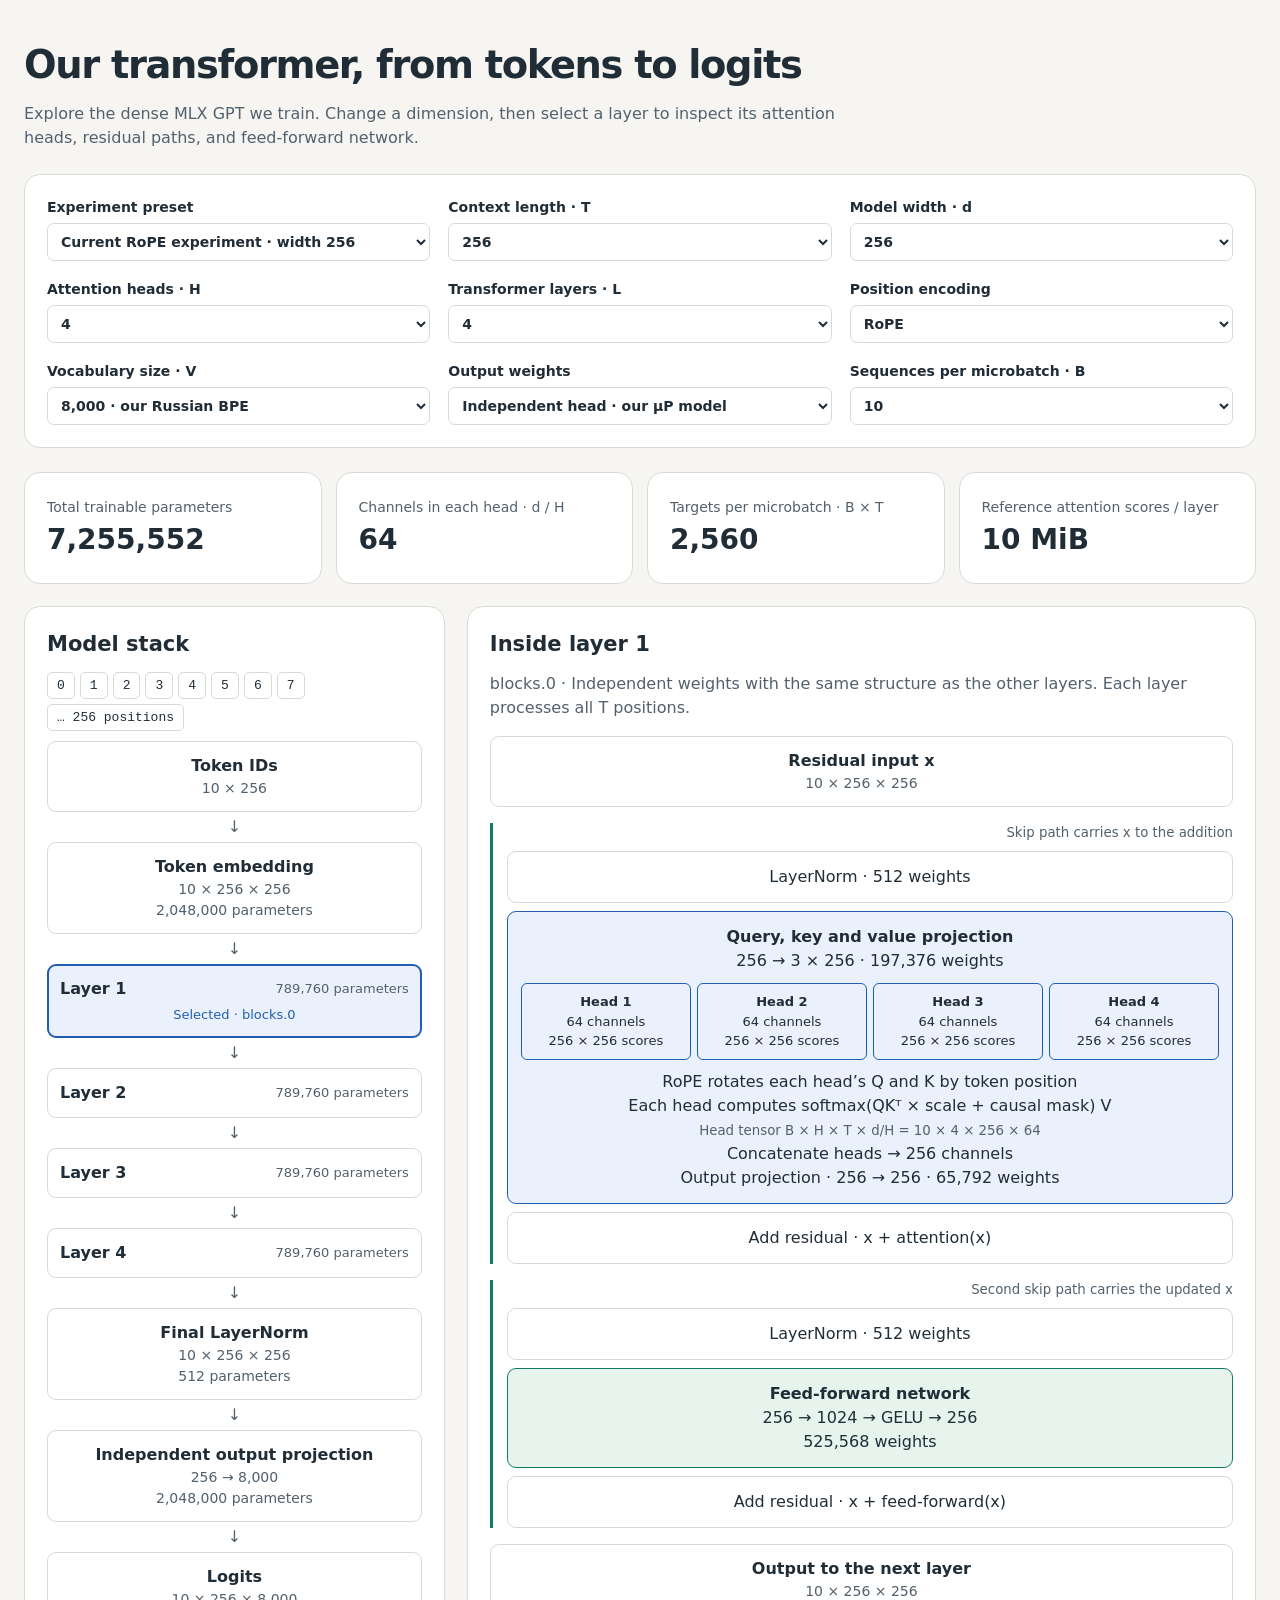
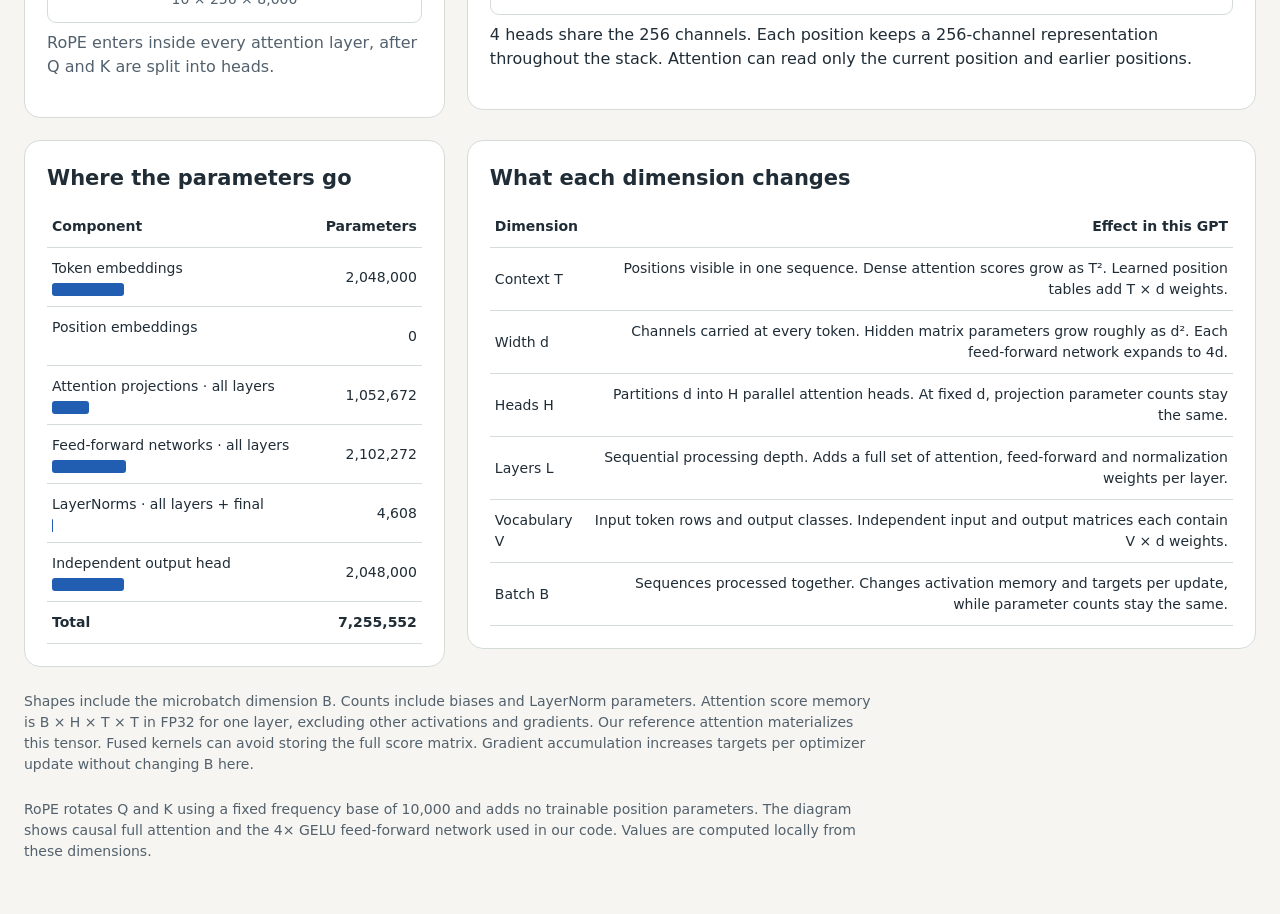
<file: notebooks/transformer-explorer.html>
<!doctype html>
<html lang="en">
<meta charset="utf-8">
<meta name="viewport" content="width=device-width, initial-scale=1">
<title>Our transformer, from tokens to logits</title>
<style>
  :root { color-scheme: light dark; --bg:#f6f5f1; --panel:#fff; --ink:#202d37; --muted:#52616d; --line:#d5dcd8; --blue:#215eb2; --tint:#eaf1fc; --green:#137b64; --greenbg:#e6f4ed; }
  @media(prefers-color-scheme:dark) { :root { --bg:#151b20; --panel:#20282f; --ink:#e8edf0; --muted:#b2bfc8; --line:#46535d; --blue:#99c1ff; --tint:#263c57; --green:#8be0c2; --greenbg:#203e36; } }
  * { box-sizing:border-box }
  body { margin:0; background:var(--bg); color:var(--ink); font:16px/1.5 system-ui,sans-serif }
  main { max-width:1380px; margin:auto; padding:36px 24px }
  h1 { font-size:clamp(26px,3vw,40px); letter-spacing:-.035em; margin:0 0 8px }
  h2 { font-size:21px; margin:0 0 12px } h3 { font-size:17px; margin:0 0 8px }
  p { margin:8px 0 16px; max-width:850px }
  .muted, small { color:var(--muted) }
  .panel { background:var(--panel); border:1px solid var(--line); border-radius:16px; padding:22px }
  .controls { display:grid; grid-template-columns:repeat(3,1fr); gap:18px; margin:24px 0 }
  label { display:block; font-size:14px; font-weight:600 }
  select { width:100%; padding:9px; margin-top:5px; border:1px solid var(--line); border-radius:7px; background:var(--panel); color:var(--ink); font:inherit }
  button { font:inherit; color:inherit; cursor:pointer }
  :focus-visible { outline:3px solid var(--blue); outline-offset:3px }
  .metrics { display:grid; grid-template-columns:repeat(4,1fr); gap:14px; margin-bottom:22px }
  .metric strong { display:block; font-size:28px; font-variant-numeric:tabular-nums }
  .metric span { color:var(--muted); font-size:14px }
  .columns { display:grid; grid-template-columns:minmax(260px,.8fr) minmax(480px,1.5fr); gap:22px; align-items:start }
  .flow { display:flex; flex-direction:column; align-items:stretch; gap:7px }
  .arrow { text-align:center; color:var(--muted); line-height:1 }
  .stage,.layer { padding:12px; border:1px solid var(--line); border-radius:9px; text-align:center; background:var(--panel) }
  .stage strong,.stage span { display:block }
  .stage span { color:var(--muted); font-size:14px }
  .layer[aria-pressed=true] { border:2px solid var(--blue); background:var(--tint); padding:11px }
  .stage[aria-pressed=true] { border:2px solid var(--blue); background:var(--tint); padding:11px }
  .selection { color:var(--blue); font-size:13px; display:block; margin-top:4px }
  .row { display:flex; gap:8px; justify-content:space-between; align-items:center }
  .layer small { font-size:13px }
  .op { padding:13px; border-radius:9px; border:1px solid var(--line); margin:8px 0; text-align:center }
  .attention { border-color:var(--blue); background:var(--tint) }
  .mlp { border-color:var(--green); background:var(--greenbg) }
  .heads { display:grid; gap:6px; margin:10px 0 }
  .head { border:1px solid var(--blue); border-radius:6px; padding:8px 3px; font-size:13px }
  .head span { display:block }
  .residual { border-left:3px solid var(--green); padding-left:14px; margin:16px 0 }
  .residual > small { display:block; text-align:right }
  .tokens { display:flex; gap:5px; margin:10px 0; flex-wrap:wrap }
  .token { border:1px solid var(--line); border-radius:5px; padding:5px 9px; font:13px ui-monospace,monospace }
  .detail { margin-top:22px }
  table { width:100%; border-collapse:collapse; font-size:14px }
  th,td { padding:10px 5px; border-bottom:1px solid var(--line); text-align:left }
  th:last-child,td:last-child { text-align:right; font-variant-numeric:tabular-nums }
  .bar { height:13px; border-radius:3px; background:var(--blue); margin-top:4px; min-width:0 }
  .legend { display:flex; flex-wrap:wrap; gap:16px; font-size:14px; margin:16px 0 }
  code { font-family:ui-monospace,monospace; font-size:.9em }
  .footer { font-size:14px; margin-top:24px; color:var(--muted) }
  @media(max-width:850px) { .columns { grid-template-columns:1fr } .controls { grid-template-columns:repeat(2,1fr) } .metrics { grid-template-columns:repeat(2,1fr) } main { padding:22px 14px } }
</style>
<main>
  <h1>Our transformer, from tokens to logits</h1>
  <p class="muted">Explore the dense MLX GPT we train. Change a dimension, then select a layer to inspect its attention heads, residual paths, and feed-forward network.</p>
  <div class="controls panel">
    <label>Experiment preset<select id="preset">
      <option value="rope">Current RoPE experiment · width 256</option>
      <option value="mup">μP baseline · learned positions · width 256</option>
      <option value="small">Earlier standard GPT · width 128</option>
      <option value="wide">Proposed RoPE model · width 512</option>
      <option value="custom">Custom dimensions</option>
    </select></label>
    <label>Context length · T<select id="context"></select></label>
    <label>Model width · d<select id="width"></select></label>
    <label>Attention heads · H<select id="heads"></select></label>
    <label>Transformer layers · L<select id="layers"></select></label>
    <label>Position encoding<select id="position"><option value="rope">RoPE</option><option value="learned">Learned absolute embeddings</option></select></label>
    <label>Vocabulary size · V<select id="vocab"><option value="8000">8,000 · our Russian BPE</option><option value="32000">32,000</option><option value="50000">50,000</option></select></label>
    <label>Output weights<select id="readout"><option value="untied">Independent head · our μP model</option><option value="tied">Tied to input embedding · standard model</option></select></label>
    <label>Sequences per microbatch · B<select id="batch"></select></label>
  </div>
  <div class="metrics" aria-live="polite">
    <div class="panel metric"><span>Total trainable parameters</span><strong id="total"></strong></div>
    <div class="panel metric"><span>Channels in each head · d / H</span><strong id="headsize"></strong></div>
    <div class="panel metric"><span>Targets per microbatch · B × T</span><strong id="targets"></strong></div>
    <div class="panel metric"><span>Reference attention scores / layer</span><strong id="scores"></strong></div>
  </div>
  <div class="columns">
    <section class="panel">
      <h2>Model stack</h2>
      <div id="tokens" class="tokens" aria-label="Illustrative token positions"></div>
      <div id="stack" class="flow"></div>
      <p class="muted" id="position-note"></p>
    </section>
    <section class="panel">
      <h2 id="layer-title"></h2>
      <p class="muted" id="inspector-note"></p>
      <div id="inside"></div>
      <p id="head-note"></p>
    </section>
  </div>
  <div class="columns detail">
    <section class="panel"><h2>Where the parameters go</h2><div id="parameters"></div></section>
    <section class="panel"><h2>What each dimension changes</h2>
      <table>
        <thead><tr><th>Dimension</th><th>Effect in this GPT</th></tr></thead>
        <tbody>
          <tr><td>Context T</td><td>Positions visible in one sequence. Dense attention scores grow as T². Learned position tables add T × d weights.</td></tr>
          <tr><td>Width d</td><td>Channels carried at every token. Hidden matrix parameters grow roughly as d². Each feed-forward network expands to 4d.</td></tr>
          <tr><td>Heads H</td><td>Partitions d into H parallel attention heads. At fixed d, projection parameter counts stay the same.</td></tr>
          <tr><td>Layers L</td><td>Sequential processing depth. Adds a full set of attention, feed-forward and normalization weights per layer.</td></tr>
          <tr><td>Vocabulary V</td><td>Input token rows and output classes. Independent input and output matrices each contain V × d weights.</td></tr>
          <tr><td>Batch B</td><td>Sequences processed together. Changes activation memory and targets per update, while parameter counts stay the same.</td></tr>
        </tbody>
      </table>
    </section>
  </div>
  <p class="footer">Shapes include the microbatch dimension B. Counts include biases and LayerNorm parameters. Attention score memory is B × H × T × T in FP32 for one layer, excluding other activations and gradients. Our reference attention materializes this tensor. Fused kernels can avoid storing the full score matrix. Gradient accumulation increases targets per optimizer update without changing B here.</p>
  <p class="footer">RoPE rotates Q and K using a fixed frequency base of 10,000 and adds no trainable position parameters. The diagram shows causal full attention and the 4× GELU feed-forward network used in our code. Values are computed locally from these dimensions.</p>
</main>
<script>
(() => {
  const ids = ["preset","context","width","heads","layers","position","vocab","readout","batch"];
  const ui = Object.fromEntries(ids.map(id => [id, document.getElementById(id)]));
  const setText = (id, value) => { document.getElementById(id).textContent = value; };
  const number = n => n.toLocaleString("en-US");
  function options(id, values) {
    ui[id].replaceChildren(...values.map(n => {
      const option = document.createElement("option");
      option.value = n; option.textContent = number(n); return option;
    }));
  }
  options("context", [64,128,256,512,1024,2048,4096]);
  options("width", [32,64,128,256,512,768,1024]);
  options("layers", [1,2,4,6,8,12,16]);
  options("batch", [1,2,4,8,10,16,32,80]);
  let selectedLayer = 0;
  let selectedStage = "layer";
  function heads() {
    const previous = +ui.heads.value || 4, d = +ui.width.value;
    const valid = [1,2,4,8,16].filter(h => d % h === 0 && (ui.position.value !== "rope" || (d/h)%2 === 0));
    options("heads", valid);
    ui.heads.value = valid.includes(previous) ? previous : valid[0];
  }
  function stage(title, subtitle) {
    return '<div class="stage"><strong>'+title+'</strong><span>'+subtitle+'</span></div>';
  }
  function selectableStage(key, title, subtitle, params) {
    return '<button class="stage" data-stage="'+key+'" aria-pressed="'+(selectedStage===key)+'"><strong>'+title+
      '</strong><span>'+subtitle+'</span><span>'+params+'</span>'+
      (selectedStage===key?'<span class="selection">Selected</span>':'')+'</button>';
  }
  document.getElementById("stack").onclick = event => {
    const button = event.target.closest("button[data-stage]");
    if(!button) return;
    selectedStage=button.dataset.stage;
    if(selectedStage==="layer") selectedLayer=+button.dataset.layer;
    draw();
  };
  const arrow = '<div class="arrow" aria-hidden="true">↓</div>';
  function draw() {
    const T=+ui.context.value, d=+ui.width.value, H=+ui.heads.value, L=+ui.layers.value;
    const V=+ui.vocab.value, B=+ui.batch.value, dh=d/H;
    const rope=ui.position.value==="rope", untied=ui.readout.value==="untied";
    const norm=2*d, qkv=3*d*d+3*d, projection=d*d+d, mlp=8*d*d+5*d;
    const block=qkv+projection+mlp+2*norm;
    const parts=[["Token embeddings",V*d],["Position embeddings",rope?0:T*d],
      ["Attention projections · all layers",L*(qkv+projection)],
      ["Feed-forward networks · all layers",L*mlp],
      ["LayerNorms · all layers + final",(2*L+1)*norm],["Independent output head",untied?V*d:0]];
    const total=parts.reduce((s,p)=>s+p[1],0);
    setText("total", number(total)); setText("headsize", number(dh));
    setText("targets", number(B*T)); setText("scores",(4*B*H*T*T/1048576).toLocaleString("en-US",{maximumFractionDigits:1})+" MiB");
    selectedLayer=Math.min(selectedLayer,L-1);
    if(rope && selectedStage==="position") selectedStage="embedding";
    document.getElementById("tokens").innerHTML=Array.from({length:Math.min(T,8)},(_,i)=>'<span class="token">'+i+'</span>').join('')+'<span class="token">… '+number(T)+' positions</span>';
    let stack=stage("Token IDs",B+" × "+T)+arrow+
      selectableStage("embedding","Token embedding",B+" × "+T+" × "+d,number(V*d)+" parameters");
    if(!rope) stack+=arrow+selectableStage("position","+ Learned positions",T+" × "+d,number(T*d)+" parameters");
    for(let i=0;i<L;i++) {
      const active=selectedStage==="layer" && selectedLayer===i;
      stack+=arrow+'<button class="layer" data-stage="layer" aria-pressed="'+active+'" data-layer="'+i+
        '"><span class="row"><strong>Layer '+(i+1)+'</strong><small>'+number(block)+' parameters</small></span>'+
        (active?'<span class="selection">Selected · blocks.'+i+'</span>':'')+'</button>';
    }
    stack+=arrow+selectableStage("norm","Final LayerNorm",B+" × "+T+" × "+d,number(norm)+" parameters")+
      arrow+selectableStage("output",untied?"Independent output projection":"Shared embedding output projection",
        d+" → "+number(V),untied?number(V*d)+" parameters":"Shares "+number(V*d)+" embedding weights · 0 additional")+
      arrow+stage("Logits",B+" × "+T+" × "+number(V));
    document.getElementById("stack").innerHTML=stack;
    setText("position-note",rope?"RoPE enters inside every attention layer, after Q and K are split into heads.":"Learned position vectors are added once, before the first layer.");
    setText("layer-title","Inside layer "+(selectedLayer+1));
    setText("inspector-note","blocks."+selectedLayer+" · Independent weights with the same structure as the other layers. Each layer processes all T positions.");
    const shape=B+" × "+T+" × "+d;
    let headBoxes=Array.from({length:H},(_,i)=>'<div class="head"><strong>Head '+(i+1)+'</strong><span>'+dh+' channels</span><span>'+T+' × '+T+' scores</span></div>').join('');
    document.getElementById("inside").innerHTML=
      stage("Residual input x",shape)+
      '<div class="residual"><small>Skip path carries x to the addition</small><div class="op">LayerNorm · '+number(norm)+' weights</div>'+
      '<div class="op attention"><strong>Query, key and value projection</strong><div>'+d+' → 3 × '+d+' · '+number(qkv)+' weights</div>'+
      '<div class="heads" style="grid-template-columns:repeat('+Math.min(H,4)+',1fr)">'+headBoxes+'</div>'+
      (rope?'<div>RoPE rotates each head’s Q and K by token position</div>':'')+
      '<div>Each head computes softmax(QKᵀ × scale + causal mask) V</div>'+
      '<small>Head tensor B × H × T × d/H = '+B+' × '+H+' × '+T+' × '+dh+'</small>'+
      '<div>Concatenate heads → '+d+' channels</div>'+
      '<div>Output projection · '+d+' → '+d+' · '+number(projection)+' weights</div></div>'+
      '<div class="op">Add residual · x + attention(x)</div></div>'+
      '<div class="residual"><small>Second skip path carries the updated x</small><div class="op">LayerNorm · '+number(norm)+' weights</div>'+
      '<div class="op mlp"><strong>Feed-forward network</strong><div>'+d+' → '+(4*d)+' → GELU → '+d+'</div><div>'+number(mlp)+' weights</div></div>'+
      '<div class="op">Add residual · x + feed-forward(x)</div></div>'+
      stage("Output to the next layer",shape);
    setText("head-note",H+" heads share the "+d+" channels. Each position keeps a "+d+"-channel representation throughout the stack. Attention can read only the current position and earlier positions.");
    if(selectedStage!=="layer") {
      const detail={
        embedding:["Token embedding","token_embedding.weight",
          "Lookup table with "+number(V)+" token rows and "+d+" channels per row.",
          V+" × "+d,number(V*d)+" trainable parameters",
          "Input IDs "+B+" × "+T+" → embeddings "+shape],
        position:["Learned positions","position_embedding.weight",
          "One learned vector per position, broadcast across the batch and added to token embeddings.",
          T+" × "+d,number(T*d)+" trainable parameters","Output "+shape],
        norm:["Final LayerNorm","final_norm",
          "Normalizes the channels at each token. The learned scale and bias each contain "+d+" values.",
          "Scale "+d+" + bias "+d,number(norm)+" trainable parameters","Input and output "+shape],
        output:[untied?"Independent output projection":"Shared output projection",untied?"lm_head.weight":"token_embedding.weight",
          "Maps each token's hidden channels to one logit per vocabulary entry.",
          V+" × "+d,untied?number(V*d)+" trainable parameters":"0 additional parameters · shared with input embedding",
          shape+" → "+B+" × "+T+" × "+number(V)]
      }[selectedStage];
      setText("layer-title",detail[0]);
      setText("inspector-note",detail[1]);
      document.getElementById("inside").innerHTML=stage("Weight shape",detail[3])+
        '<div class="op attention"><strong>'+detail[4]+'</strong><p>'+detail[2]+'</p></div>'+stage("Tensor flow",detail[5]);
      setText("head-note",selectedStage==="output" && untied?
        "Our μP readout multiplies projected logits by base width / model width. This scaling adds no trainable parameters.":"");
    }
    document.getElementById("parameters").innerHTML='<table><thead><tr><th>Component</th><th>Parameters</th></tr></thead><tbody>'+
      parts.map(([name,count])=>'<tr><td>'+name+'<div class="bar" style="width:'+(100*count/total)+'%"></div></td><td>'+number(count)+'</td></tr>').join('')+
      '<tr><th>Total</th><th>'+number(total)+'</th></tr></tbody></table>';
  }
  const presets={
    rope:{context:256,width:256,layers:4,position:"rope",readout:"untied"},
    mup:{context:256,width:256,layers:4,position:"learned",readout:"untied"},
    small:{context:256,width:128,layers:4,position:"learned",readout:"tied"},
    wide:{context:256,width:512,layers:4,position:"rope",readout:"untied"}
  };
  function preset() {
    const p=presets[ui.preset.value]; if(!p) return;
    Object.entries({...p,vocab:8000,batch:10}).forEach(([key,value])=>{ui[key].value=value;});
    heads(); ui.heads.value=4; selectedLayer=0; selectedStage="layer"; draw();
  }
  ui.preset.onchange=preset;
  ids.filter(id=>id!=="preset").forEach(id=>ui[id].onchange=()=>{
    ui.preset.value="custom"; if(id==="width" || id==="position") heads(); draw();
  });
  preset();
})();
</script>
</html>
</file>
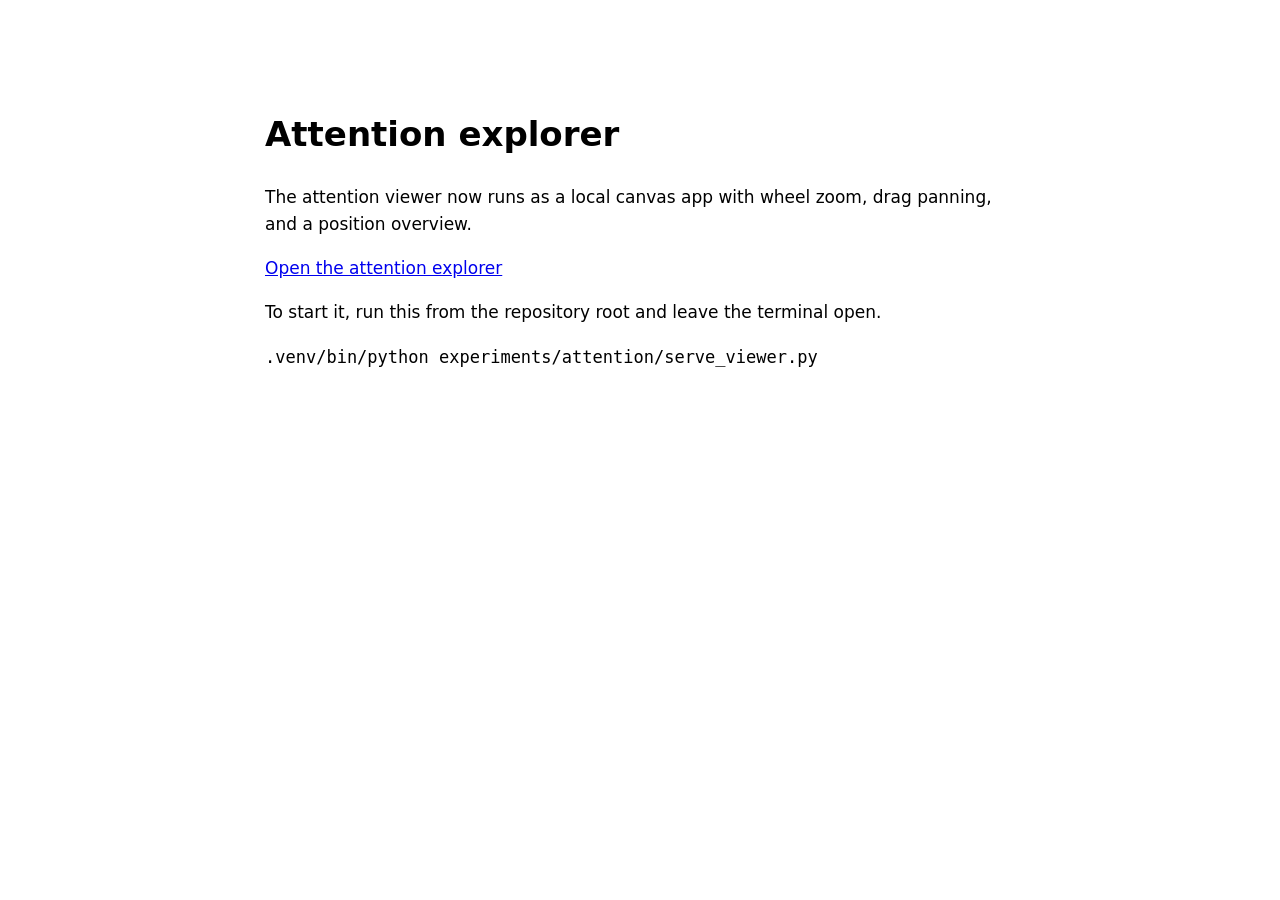
<file: experiments/attention/attention_viewer.html>
<!doctype html>
<html lang="en">
<meta charset="utf-8">
<meta name="viewport" content="width=device-width, initial-scale=1">
<title>Open attention explorer</title>
<style>
:root { color-scheme: light dark; }
body { max-width: 750px; margin: 60px auto; padding: 24px; font: 17px/1.6 system-ui,sans-serif; }
pre { white-space: pre-wrap; overflow-wrap: anywhere; }
</style>
<h1>Attention explorer</h1>
<p>The attention viewer now runs as a local canvas app with wheel zoom, drag panning, and a position overview.</p>
<p><a href="http://127.0.0.1:8765/">Open the attention explorer</a></p>
<p>To start it, run this from the repository root and leave the terminal open.</p>
<pre><code>.venv/bin/python experiments/attention/serve_viewer.py</code></pre>
</html>
</file>
